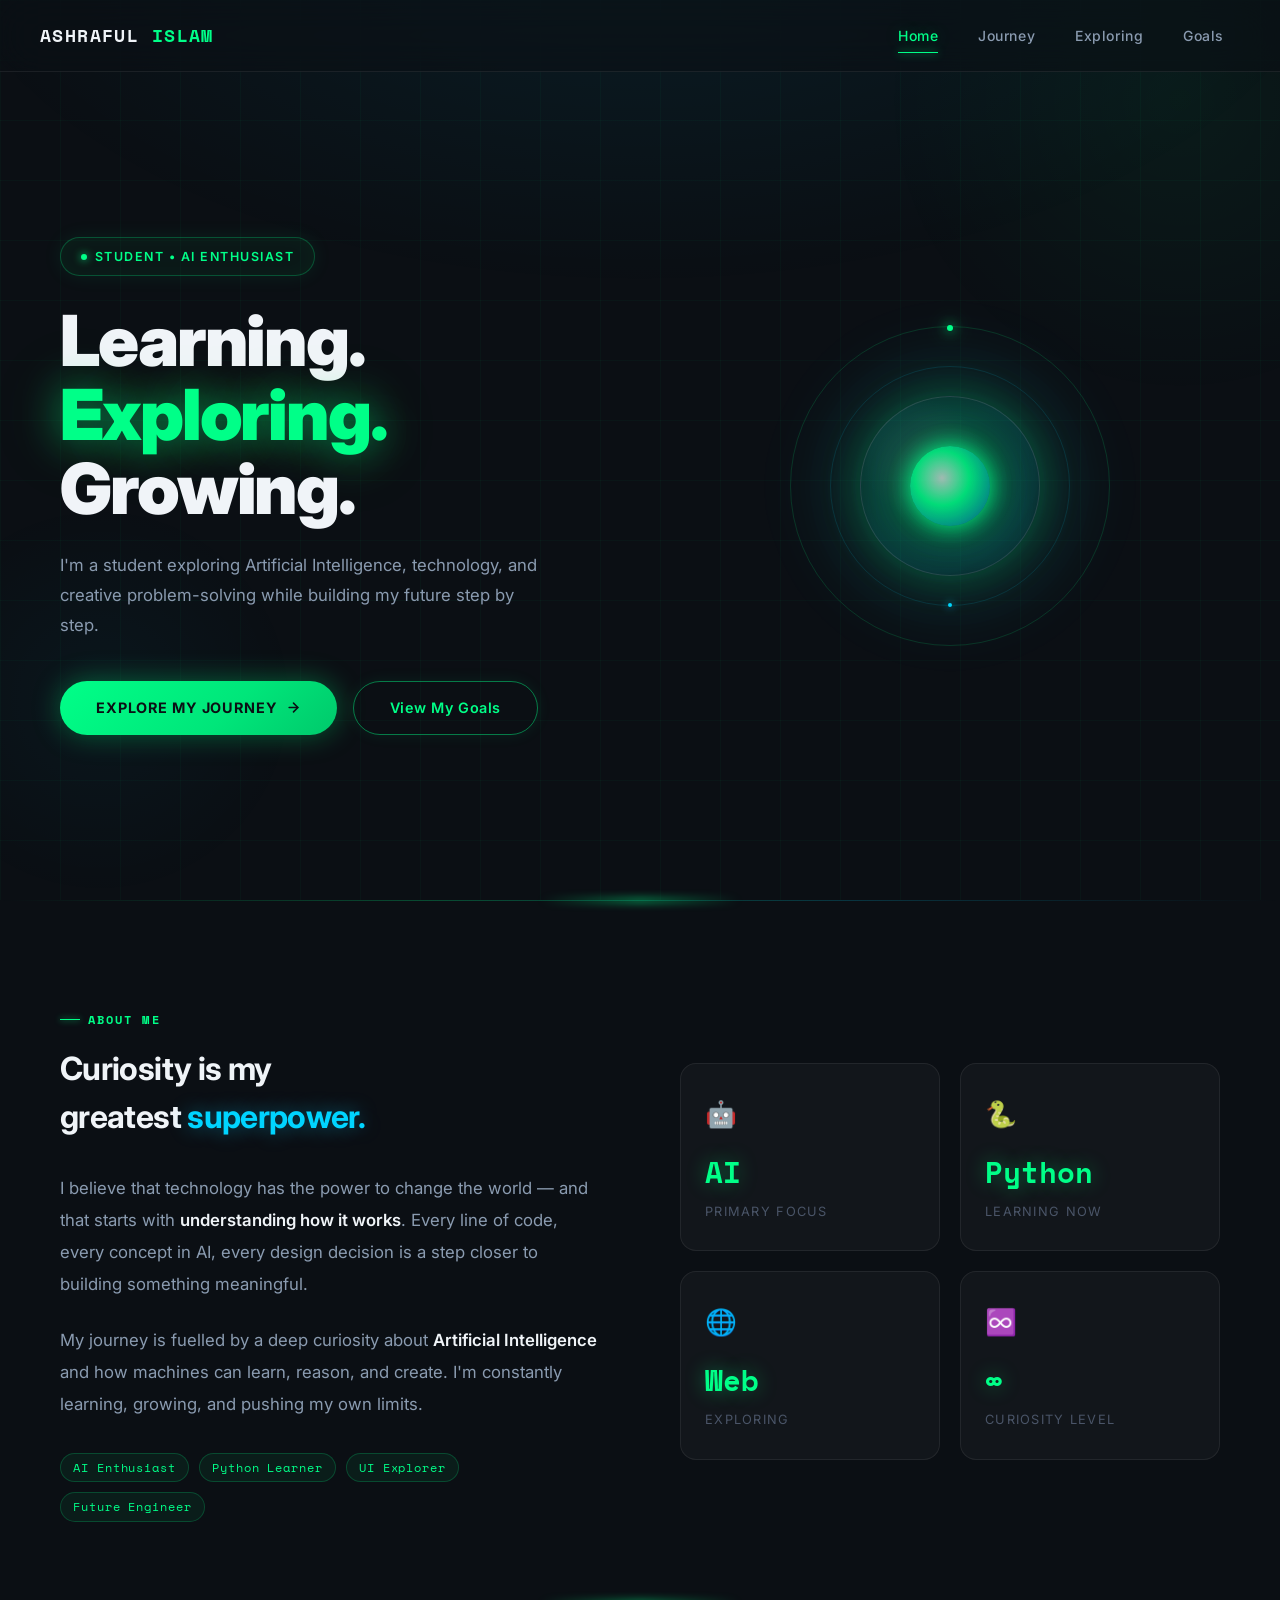
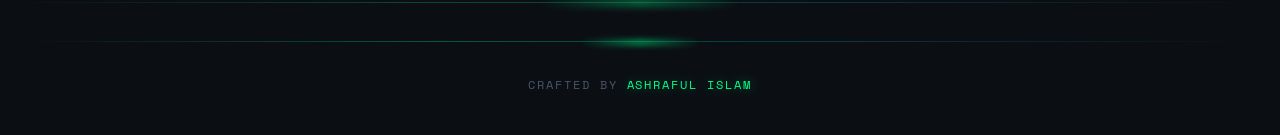
<file: index.html>
<!DOCTYPE html>
<html lang="en">
<head>
  <meta charset="UTF-8" />
  <meta name="viewport" content="width=device-width, initial-scale=1.0" />
  <title>Ashraful Islam — Home</title>
  <meta name="description" content="Student exploring Artificial Intelligence, technology, and creative problem-solving." />
  <link rel="stylesheet" href="style.css" />
  <style>
    /* ===== HOME-SPECIFIC STYLES ===== */

    /* ambient ambient glow blobs */
    .ambient-blob-1 {
      position: fixed;
      width: 600px;
      height: 600px;
      top: -200px;
      right: -200px;
      background: radial-gradient(circle, rgba(0,255,136,0.05) 0%, transparent 70%);
      pointer-events: none;
      z-index: 0;
      animation: float-blob 8s ease-in-out infinite;
    }

    .ambient-blob-2 {
      position: fixed;
      width: 400px;
      height: 400px;
      bottom: 0;
      left: -100px;
      background: radial-gradient(circle, rgba(0,212,255,0.04) 0%, transparent 70%);
      pointer-events: none;
      z-index: 0;
      animation: float-blob 12s ease-in-out infinite reverse;
    }

    @keyframes float-blob {
      0%, 100% { transform: translate(0, 0); }
      50% { transform: translate(20px, 30px); }
    }

    /* ===== INTRO SECTION ===== */
    .intro-section {
      padding: 100px 0 80px;
    }

    .intro-quote {
      font-size: clamp(1.4rem, 2.5vw, 2rem);
      font-weight: 700;
      line-height: 1.5;
      letter-spacing: -0.02em;
      color: var(--text-primary);
      margin-bottom: 32px;
    }

    .intro-quote .highlight {
      color: var(--cyan);
      text-shadow: 0 0 20px rgba(0,212,255,0.4);
    }

    /* ===== PILL BUTTONS ===== */
    .btn-pill {
      border-radius: 999px !important;
      padding: 14px 36px !important;
      font-size: 0.9rem;
      transition: transform 0.3s cubic-bezier(0.23,1,0.32,1),
                  box-shadow 0.3s cubic-bezier(0.23,1,0.32,1),
                  background 0.3s ease,
                  border-color 0.3s ease !important;
    }

    a.btn-primary.btn-pill {
      background: linear-gradient(135deg, #00FF88 0%, #00e67a 60%, #00c96b 100%);
      color: #0B0F14;
      border: none;
      box-shadow: 0 0 28px rgba(0,255,136,0.35), 0 4px 16px rgba(0,0,0,0.25);
    }

    a.btn-primary.btn-pill:hover {
      transform: translateY(-3px) scale(1.04);
      box-shadow: 0 0 50px rgba(0,255,136,0.55), 0 8px 28px rgba(0,0,0,0.3);
    }

    a.btn-outline.btn-pill {
      background: transparent;
      border: 1.5px solid rgba(0,255,136,0.45);
      color: var(--neon-green);
      box-shadow: 0 0 16px rgba(0,255,136,0.08), inset 0 0 0 0 rgba(0,255,136,0);
      position: relative;
      overflow: hidden;
    }

    a.btn-outline.btn-pill::before {
      content: '';
      position: absolute;
      inset: 0;
      border-radius: 999px;
      background: linear-gradient(135deg, rgba(0,255,136,0.12), rgba(0,212,255,0.08));
      opacity: 0;
      transition: opacity 0.3s ease;
    }

    a.btn-outline.btn-pill:hover {
      transform: translateY(-3px) scale(1.04);
      border-color: rgba(0,255,136,0.75);
      color: #fff;
      box-shadow: 0 0 32px rgba(0,255,136,0.2), 0 6px 20px rgba(0,0,0,0.2);
    }

    a.btn-outline.btn-pill:hover::before {
      opacity: 1;
    }

    /* Featured tags */
    .tag-row {
      display: flex;
      gap: 10px;
      flex-wrap: wrap;
      margin-top: 32px;
    }
  </style>
</head>
<body>

  <!-- Ambient glow -->
  <div class="ambient-blob-1"></div>
  <div class="ambient-blob-2"></div>

  <!-- ===== NAVIGATION ===== -->
  <nav class="nav">
    <div class="nav-inner">
      <a href="index.html" class="nav-logo">Ashraful <span>Islam</span></a>
      <button class="nav-toggle" aria-label="Toggle navigation">
        <span></span><span></span><span></span>
      </button>
      <ul class="nav-links">
        <li><a href="index.html" class="active">Home</a></li>
        <li><a href="journey.html">Journey</a></li>
        <li><a href="exploring.html">Exploring</a></li>
        <li><a href="goals.html">Goals</a></li>
      </ul>
    </div>
  </nav>

  <!-- ===== HERO SECTION ===== -->
  <section class="hero">
    <div class="hero-inner">

      <!-- LEFT: text -->
      <div class="hero-text">
        <div class="hero-badge">
          Student &bull; AI Enthusiast
        </div>

        <h1 class="hero-headline">
          <span class="line">Learning.</span>
          <span class="line"><span class="glow-text">Exploring.</span></span>
          <span class="line">Growing.</span>
        </h1>

        <p class="hero-subtitle">
          I'm a student exploring Artificial Intelligence, technology, and creative problem-solving while building my future step by step.
        </p>

        <div class="hero-cta">
          <a href="journey.html" class="btn-primary btn-pill">
            Explore My Journey
            <svg width="15" height="15" viewBox="0 0 24 24" fill="none" stroke="currentColor" stroke-width="2.5" stroke-linecap="round" stroke-linejoin="round"><path d="M5 12h14"/><path d="m12 5 7 7-7 7"/></svg>
          </a>
          <a href="goals.html" class="btn-outline btn-pill">
            View My Goals
          </a>
        </div>
      </div>

      <!-- RIGHT: Orb -->
      <div class="hero-orb-wrap">
        <div class="orb-scene">
          <div class="orb-glow-bg"></div>
          <div class="orb-outer-ring"></div>
          <div class="orb-mid-ring"></div>
          <div class="orb-glass"></div>
          <div class="orb-core"></div>
          <div class="orb-particles"></div>
        </div>
      </div>

    </div>

  </section>

  <!-- Divider -->
  <div class="glow-divider"></div>

  <!-- ===== INTRO / ABOUT SECTION ===== -->
  <section class="intro-section">
    <div class="container">
      <div class="intro-grid">

        <!-- Left: text -->
        <div class="intro-text reveal">
          <div class="section-label">About Me</div>
          <h2 class="intro-quote">
            Curiosity is my<br/>
            greatest <span class="highlight">superpower.</span>
          </h2>
          <p>
            I believe that technology has the power to change the world — and that starts with <strong>understanding how it works</strong>. Every line of code, every concept in AI, every design decision is a step closer to building something meaningful.
          </p>
          <p>
            My journey is fuelled by a deep curiosity about <strong>Artificial Intelligence</strong> and how machines can learn, reason, and create. I'm constantly learning, growing, and pushing my own limits.
          </p>

          <div class="tag-row">
            <span class="neon-tag">AI Enthusiast</span>
            <span class="neon-tag">Python Learner</span>
            <span class="neon-tag">UI Explorer</span>
            <span class="neon-tag">Future Engineer</span>
          </div>
        </div>

        <!-- Right: stat cards -->
        <div class="intro-stats stagger reveal" style="transition-delay: 0.15s;">
          <div class="stat-card">
            <div class="stat-icon">🤖</div>
            <div class="stat-value">AI</div>
            <div class="stat-label">Primary Focus</div>
          </div>
          <div class="stat-card">
            <div class="stat-icon">🐍</div>
            <div class="stat-value">Python</div>
            <div class="stat-label">Learning Now</div>
          </div>
          <div class="stat-card">
            <div class="stat-icon">🌐</div>
            <div class="stat-value">Web</div>
            <div class="stat-label">Exploring</div>
          </div>
          <div class="stat-card">
            <div class="stat-icon">♾️</div>
            <div class="stat-value">∞</div>
            <div class="stat-label">Curiosity Level</div>
          </div>
        </div>

      </div>
    </div>
  </section>

  <!-- Divider -->
  <div class="glow-divider"></div>

  <!-- ===== FOOTER ===== -->
  <footer>
    <div class="footer-line"></div>
    <p class="footer-text">crafted by <span>ASHRAFUL ISLAM</span></p>
  </footer>

  <script src="script.js"></script>
</body>
</html>
</file>
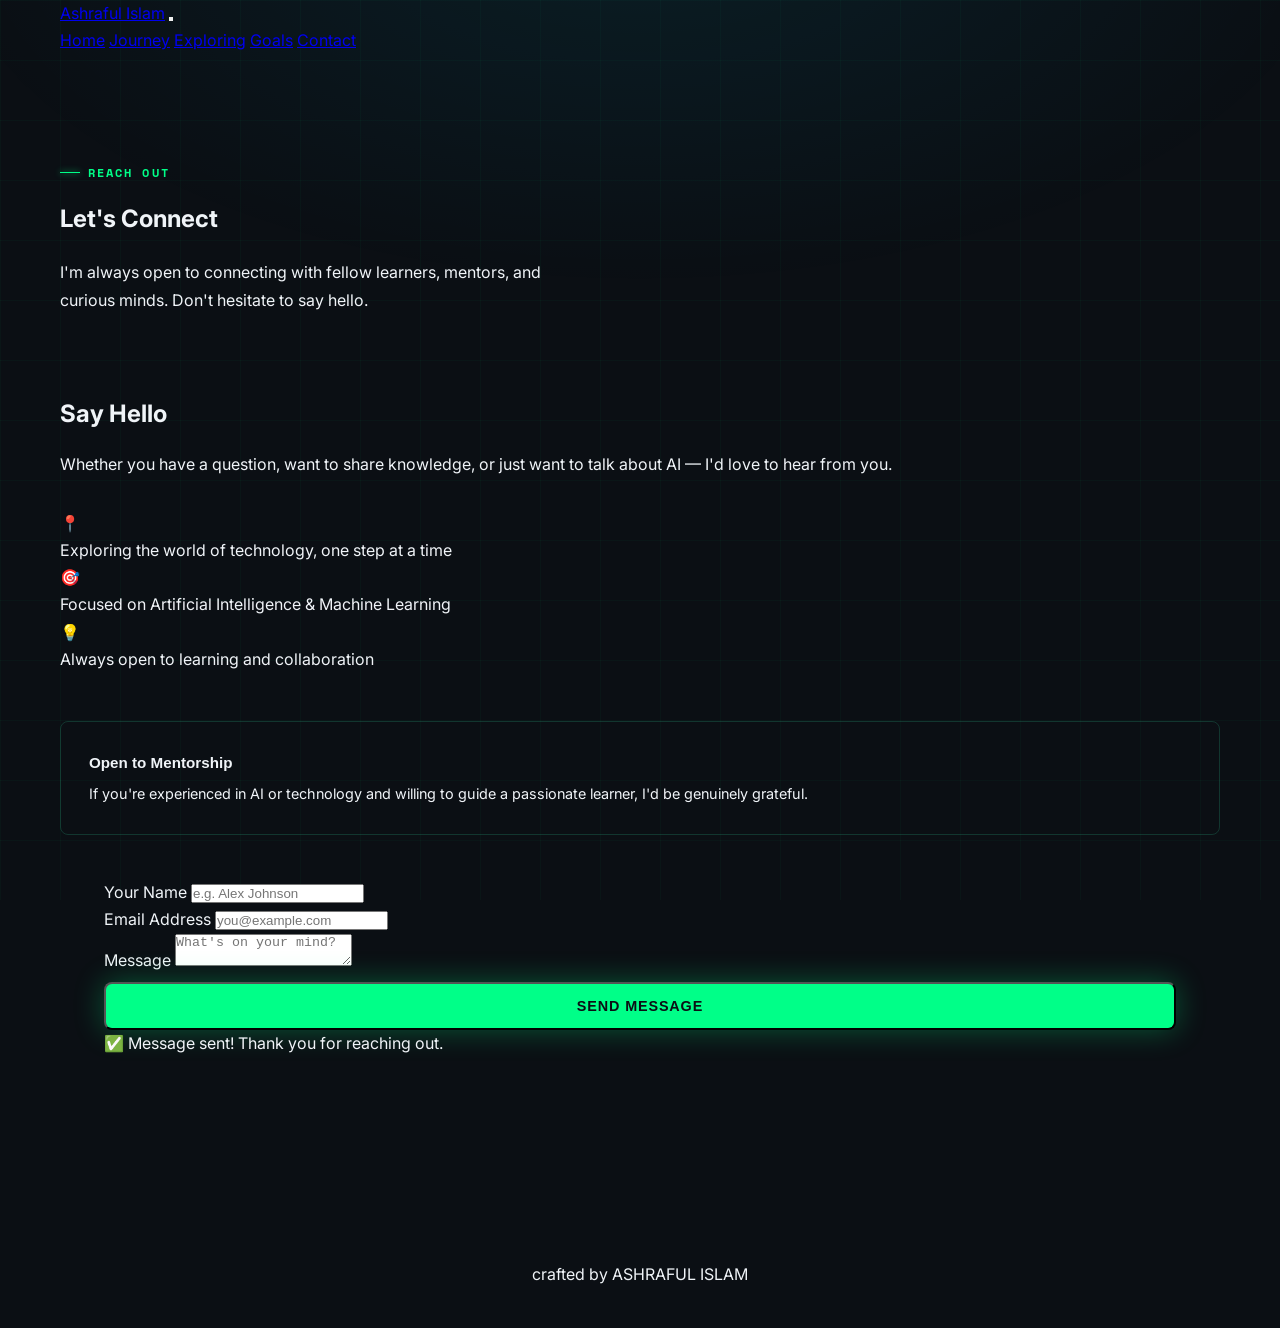
<file: contact.html>
<!DOCTYPE html>
<html lang="en">
<head>
  <meta charset="UTF-8" />
  <meta name="viewport" content="width=device-width, initial-scale=1.0" />
  <title>Ashraful Islam — Contact</title>
  <link rel="stylesheet" href="style.css" />
</head>
<body>

  <!-- HEADER -->
  <header>
    <div class="container">
      <a href="index.html" class="logo">Ashraful Islam</a>
      <button class="hamburger" aria-label="Toggle menu">
        <span></span><span></span><span></span>
      </button>
      <nav>
        <a href="index.html">Home</a>
        <a href="journey.html">Journey</a>
        <a href="exploring.html">Exploring</a>
        <a href="goals.html">Goals</a>
        <a href="contact.html" class="active">Contact</a>
      </nav>
    </div>
  </header>

  <main>

    <!-- PAGE HERO -->
    <section style="padding: 100px 0 60px;">
      <div class="container">
        <div class="fade-in">
          <span class="section-label">Reach Out</span>
        </div>
        <h1 class="fade-up delay-1" style="margin-bottom: 20px;">
          Let's <span class="gradient-text">Connect</span>
        </h1>
        <p class="fade-up delay-2" style="max-width: 500px;">
          I'm always open to connecting with fellow learners, mentors, and curious minds. Don't hesitate to say hello.
        </p>
        <div class="divider fade-up delay-3"></div>
      </div>
    </section>

    <!-- CONTACT CONTENT -->
    <section style="padding: 20px 0 120px;">
      <div class="container">
        <div class="contact-wrapper">

          <!-- LEFT: Info -->
          <div class="fade-up delay-1">
            <h2 style="margin-bottom: 16px;">Say Hello</h2>
            <p style="margin-bottom: 32px;">
              Whether you have a question, want to share knowledge, or just want to talk about AI — I'd love to hear from you.
            </p>

            <div class="contact-detail">
              <div class="contact-detail-icon">📍</div>
              <span>Exploring the world of technology, one step at a time</span>
            </div>
            <div class="contact-detail">
              <div class="contact-detail-icon">🎯</div>
              <span>Focused on Artificial Intelligence &amp; Machine Learning</span>
            </div>
            <div class="contact-detail">
              <div class="contact-detail-icon">💡</div>
              <span>Always open to learning and collaboration</span>
            </div>

            <div style="margin-top: 48px; padding: 28px 28px; background: var(--green-dim); border: 1px solid rgba(52,211,153,0.2); border-radius: var(--radius-sm);">
              <p style="font-family: 'Syne', sans-serif; font-size: 0.95rem; font-weight: 600; color: var(--green); margin-bottom: 6px;">
                Open to Mentorship
              </p>
              <p style="font-size: 0.9rem;">
                If you're experienced in AI or technology and willing to guide a passionate learner, I'd be genuinely grateful.
              </p>
            </div>
          </div>

          <!-- RIGHT: Form -->
          <div class="glass-card fade-up delay-2" style="padding: 44px;">
            <form id="contactForm" novalidate>

              <div class="form-group">
                <label for="name">Your Name</label>
                <input type="text" id="name" name="name" placeholder="e.g. Alex Johnson" required />
              </div>

              <div class="form-group">
                <label for="email">Email Address</label>
                <input type="email" id="email" name="email" placeholder="you@example.com" required />
              </div>

              <div class="form-group">
                <label for="message">Message</label>
                <textarea id="message" name="message" placeholder="What's on your mind?" required></textarea>
              </div>

              <button type="submit" class="btn btn-primary" style="width: 100%; justify-content: center; margin-top: 8px;">
                Send Message
              </button>

              <div class="success-msg" id="successMsg">
                ✅ Message sent! Thank you for reaching out.
              </div>

            </form>
          </div>

        </div>
      </div>
    </section>

  </main>

  <!-- FOOTER -->
  <footer>
    <div class="container">
      <p>crafted by <span>ASHRAFUL ISLAM</span></p>
    </div>
  </footer>

  <script src="script.js"></script>
</body>
</html>
</file>
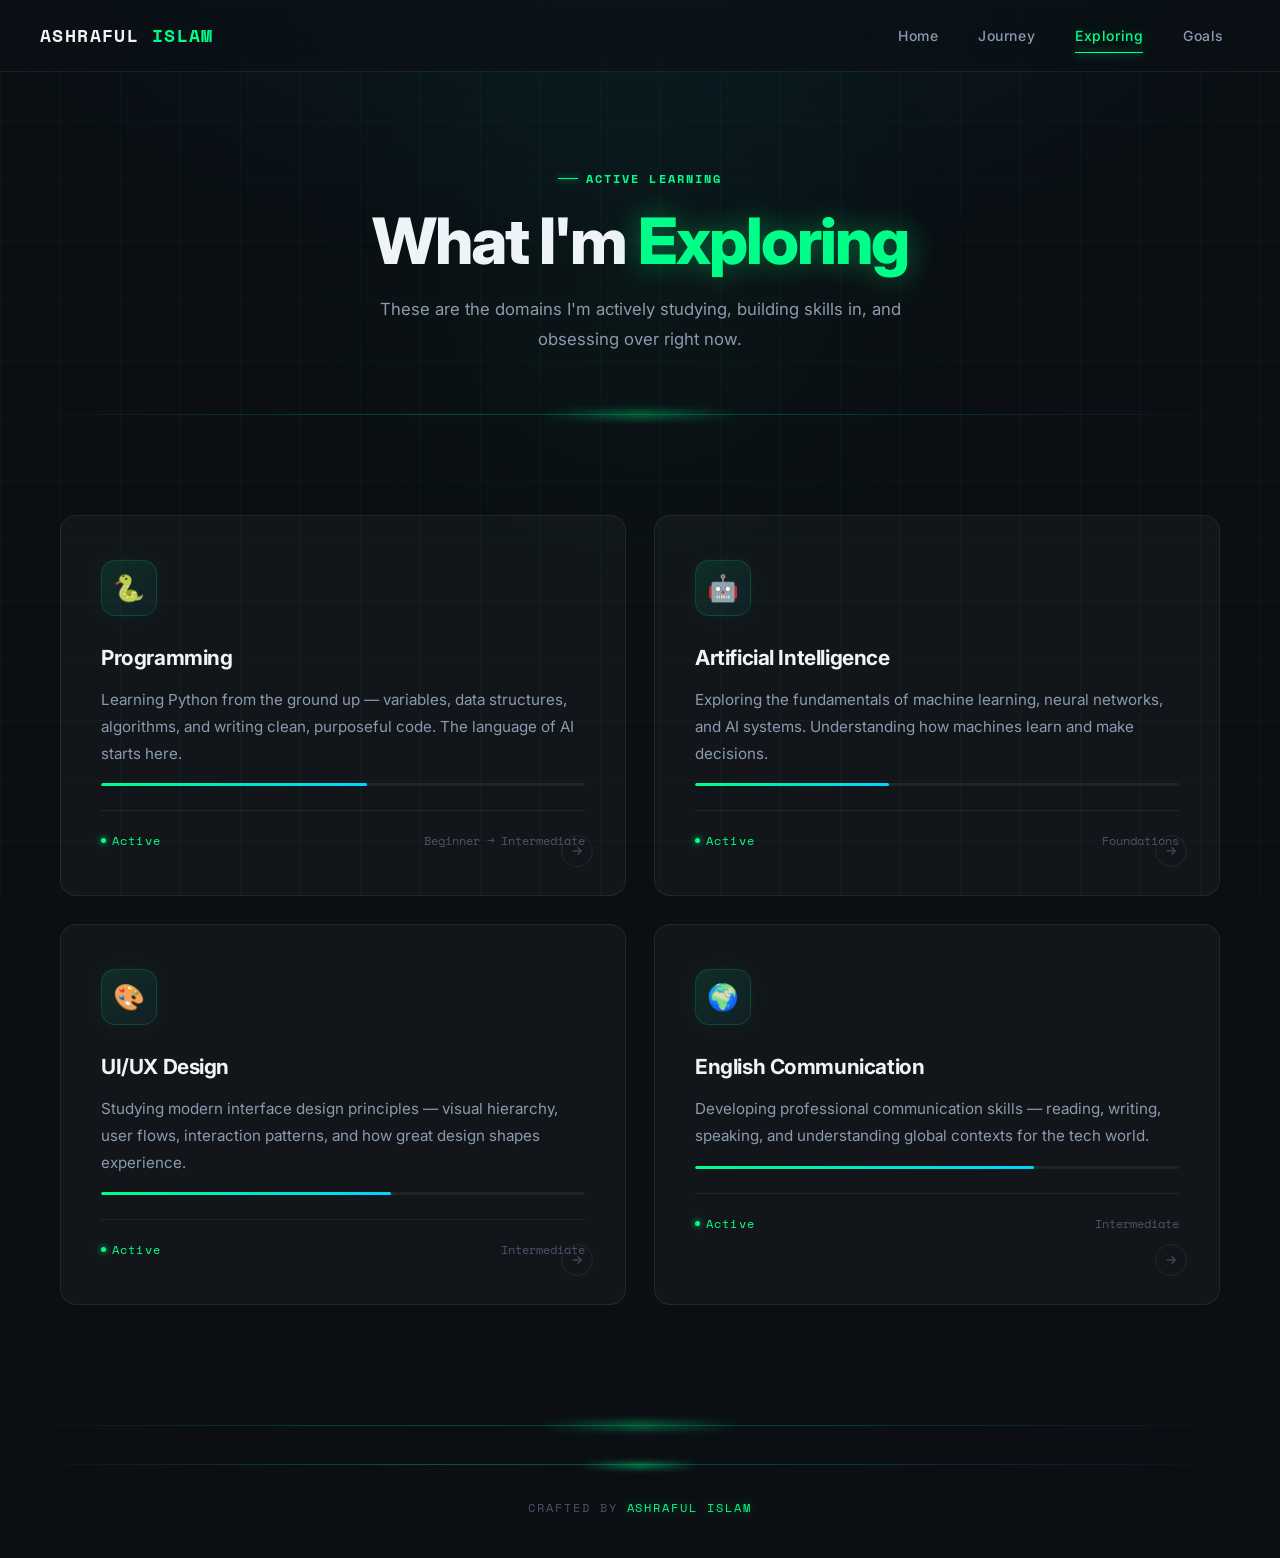
<file: exploring.html>
<!DOCTYPE html>
<html lang="en">
<head>
  <meta charset="UTF-8" />
  <meta name="viewport" content="width=device-width, initial-scale=1.0" />
  <title>Ashraful Islam — Exploring</title>
  <meta name="description" content="Areas I'm currently exploring and studying." />
  <link rel="stylesheet" href="style.css" />
  <style>
    /* Exploring page specific */
    .exploring-header {
      padding: 160px 20px 60px;
      text-align: center;
    }

    .exploring-header-inner {
      max-width: 700px;
      margin: auto;
    }

    .exploring-header .section-label {
      justify-content: center;
    }

    .cards-section {
      padding: 40px 0 120px;
    }

    /* Extended card content */
    .card-meta {
      display: flex;
      align-items: center;
      justify-content: space-between;
      margin-top: 24px;
      padding-top: 20px;
      border-top: 1px solid var(--glass-border);
    }

    .card-status {
      font-size: 0.72rem;
      font-family: var(--font-mono);
      letter-spacing: 0.1em;
      color: var(--neon-green);
      display: flex;
      align-items: center;
      gap: 6px;
    }

    .card-status::before {
      content: '';
      width: 5px;
      height: 5px;
      background: var(--neon-green);
      border-radius: 50%;
      box-shadow: 0 0 6px var(--neon-green);
      animation: pulse 2s infinite;
    }

    .card-level {
      font-size: 0.72rem;
      color: var(--text-muted);
      font-family: var(--font-mono);
    }

    /* Progress bar */
    .card-progress {
      margin-top: 16px;
      height: 3px;
      background: rgba(255,255,255,0.05);
      border-radius: 100px;
      overflow: hidden;
    }

    .card-progress-fill {
      height: 100%;
      background: linear-gradient(90deg, var(--neon-green), var(--cyan));
      border-radius: 100px;
      transform: scaleX(0);
      transform-origin: left;
      transition: transform 1s cubic-bezier(0.23,1,0.32,1) 0.3s;
      box-shadow: 0 0 8px rgba(0,255,136,0.5);
    }

    .tilt-card.in-view .card-progress-fill {
      transform: scaleX(1);
    }

    /* Featured card (spans 2 cols) */
    .card-featured {
      grid-column: span 2;
    }

    @media (max-width: 768px) {
      .card-featured { grid-column: span 1; }
    }

    /* Ambient */
    .explore-ambient {
      position: fixed;
      width: 700px;
      height: 700px;
      top: 30%;
      left: 50%;
      transform: translate(-50%, -50%);
      background: radial-gradient(circle, rgba(0,255,136,0.03) 0%, transparent 70%);
      pointer-events: none;
      z-index: 0;
    }
  </style>
</head>
<body>

  <div class="explore-ambient"></div>

  <!-- ===== NAVIGATION ===== -->
  <nav class="nav">
    <div class="nav-inner">
      <a href="index.html" class="nav-logo">Ashraful <span>Islam</span></a>
      <button class="nav-toggle" aria-label="Toggle navigation">
        <span></span><span></span><span></span>
      </button>
      <ul class="nav-links">
        <li><a href="index.html">Home</a></li>
        <li><a href="journey.html">Journey</a></li>
        <li><a href="exploring.html" class="active">Exploring</a></li>
        <li><a href="goals.html">Goals</a></li>
      </ul>
    </div>
  </nav>

  <!-- ===== PAGE HEADER ===== -->
  <div class="exploring-header">
    <div class="exploring-header-inner">
      <div class="section-label reveal">Active Learning</div>
      <h1 class="section-title reveal" style="transition-delay:0.1s; font-size: clamp(2.5rem,5vw,4rem);">
        What I'm <span class="accent">Exploring</span>
      </h1>
      <p class="section-subtitle reveal" style="transition-delay:0.2s; margin:auto; text-align:center;">
        These are the domains I'm actively studying, building skills in, and obsessing over right now.
      </p>
    </div>
  </div>

  <div class="glow-divider" style="position:relative;z-index:1;"></div>

  <!-- ===== CARDS GRID ===== -->
  <section class="cards-section">
    <div class="container">
      <div class="cards-grid">

        <!-- Card 1: Programming -->
        <div class="tilt-card">
          <div class="card-icon-wrap">🐍</div>
          <h3>Programming</h3>
          <p>
            Learning Python from the ground up — variables, data structures, algorithms, and writing clean, purposeful code. The language of AI starts here.
          </p>
          <div class="card-progress">
            <div class="card-progress-fill" style="--fill: 55%; width: 55%;"></div>
          </div>
          <div class="card-meta">
            <span class="card-status">Active</span>
            <span class="card-level">Beginner → Intermediate</span>
          </div>
          <div class="card-arrow">→</div>
        </div>

        <!-- Card 2: AI -->
        <div class="tilt-card">
          <div class="card-icon-wrap">🤖</div>
          <h3>Artificial Intelligence</h3>
          <p>
            Exploring the fundamentals of machine learning, neural networks, and AI systems. Understanding how machines learn and make decisions.
          </p>
          <div class="card-progress">
            <div class="card-progress-fill" style="width: 40%;"></div>
          </div>
          <div class="card-meta">
            <span class="card-status">Active</span>
            <span class="card-level">Foundations</span>
          </div>
          <div class="card-arrow">→</div>
        </div>

        <!-- Card 3: UI/UX -->
        <div class="tilt-card">
          <div class="card-icon-wrap">🎨</div>
          <h3>UI/UX Design</h3>
          <p>
            Studying modern interface design principles — visual hierarchy, user flows, interaction patterns, and how great design shapes experience.
          </p>
          <div class="card-progress">
            <div class="card-progress-fill" style="width: 60%;"></div>
          </div>
          <div class="card-meta">
            <span class="card-status">Active</span>
            <span class="card-level">Intermediate</span>
          </div>
          <div class="card-arrow">→</div>
        </div>

        <!-- Card 4: English -->
        <div class="tilt-card">
          <div class="card-icon-wrap">🌍</div>
          <h3>English Communication</h3>
          <p>
            Developing professional communication skills — reading, writing, speaking, and understanding global contexts for the tech world.
          </p>
          <div class="card-progress">
            <div class="card-progress-fill" style="width: 70%;"></div>
          </div>
          <div class="card-meta">
            <span class="card-status">Active</span>
            <span class="card-level">Intermediate</span>
          </div>
          <div class="card-arrow">→</div>
        </div>

      </div>
    </div>
  </section>

  <div class="glow-divider" style="position:relative;z-index:1;"></div>

  <!-- ===== FOOTER ===== -->
  <footer>
    <div class="footer-line"></div>
    <p class="footer-text">crafted by <span>ASHRAFUL ISLAM</span></p>
  </footer>

  <script src="script.js"></script>
  <script>
    // Animate progress bars when cards come into view
    document.addEventListener('DOMContentLoaded', () => {
      const observer = new IntersectionObserver((entries) => {
        entries.forEach(entry => {
          if (entry.isIntersecting) {
            entry.target.classList.add('in-view');
          }
        });
      }, { threshold: 0.3 });

      document.querySelectorAll('.tilt-card').forEach(card => observer.observe(card));
    });
  </script>
</body>
</html>
</file>
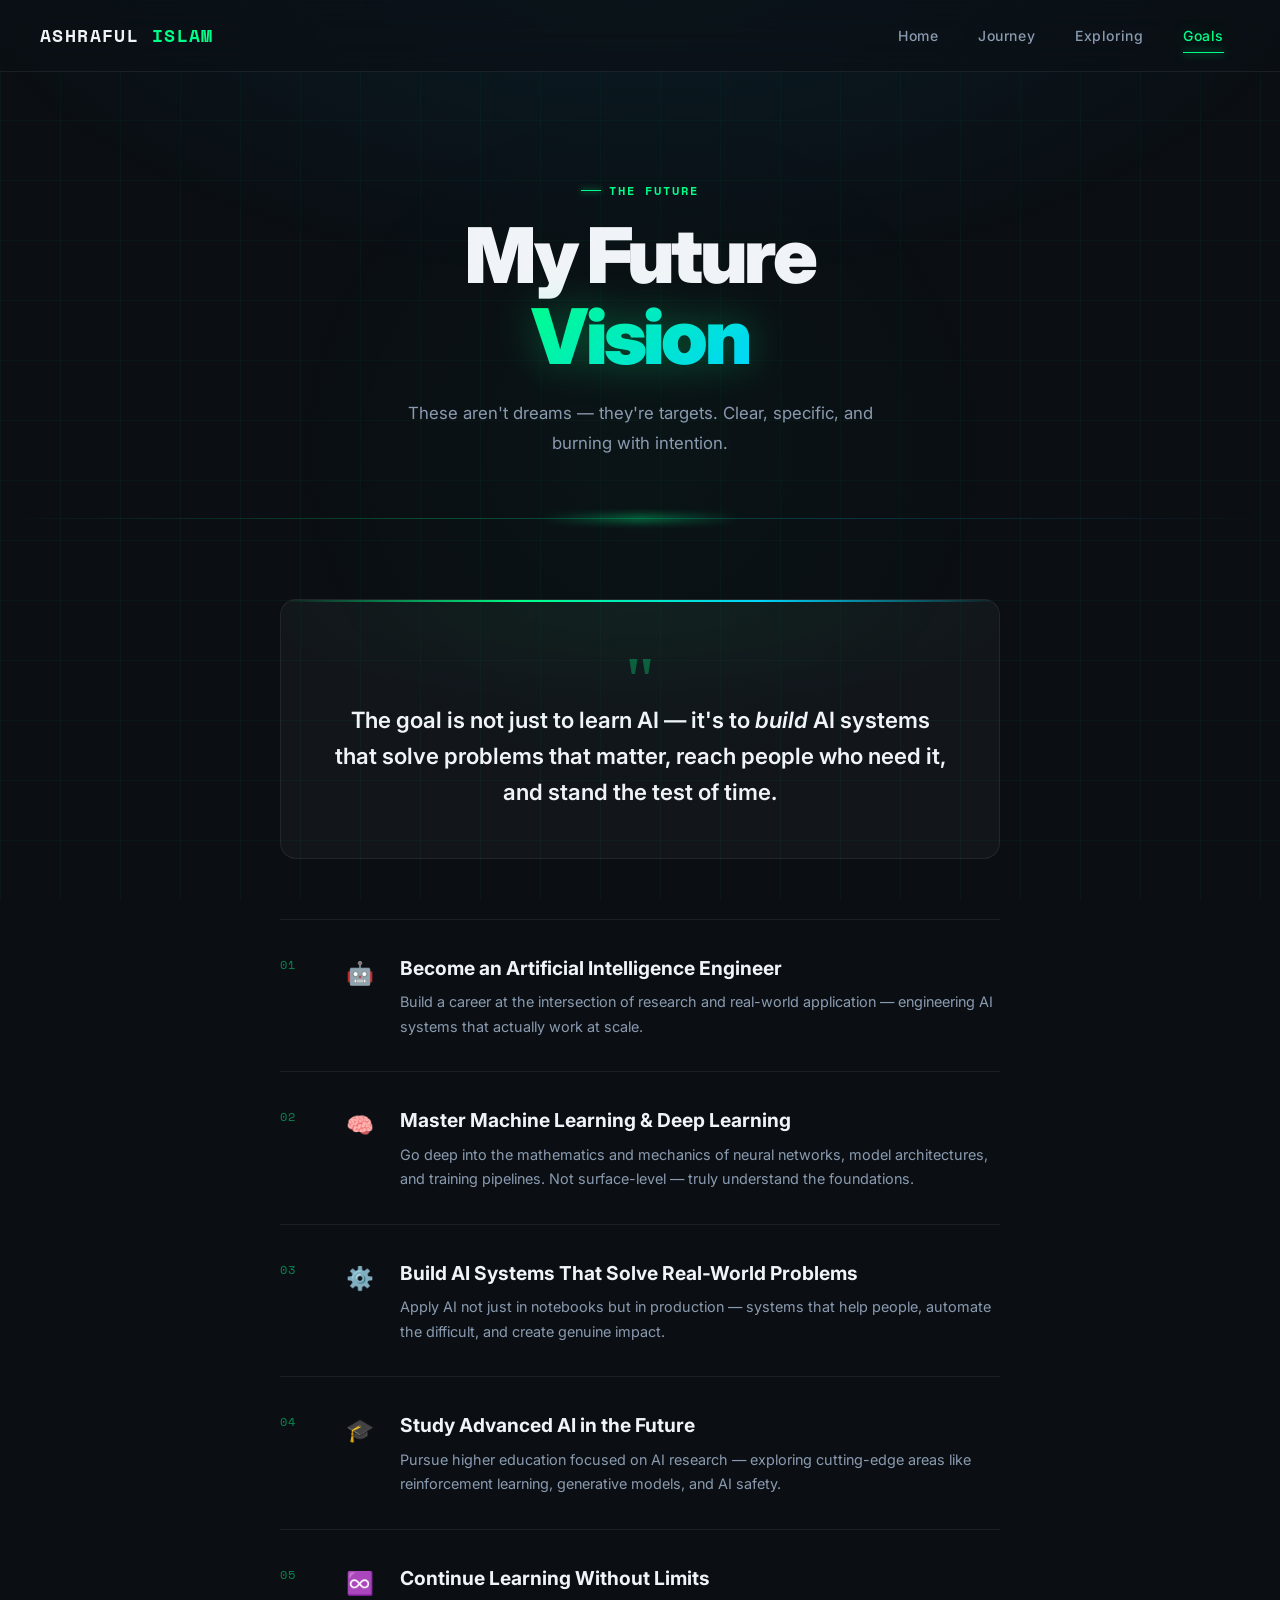
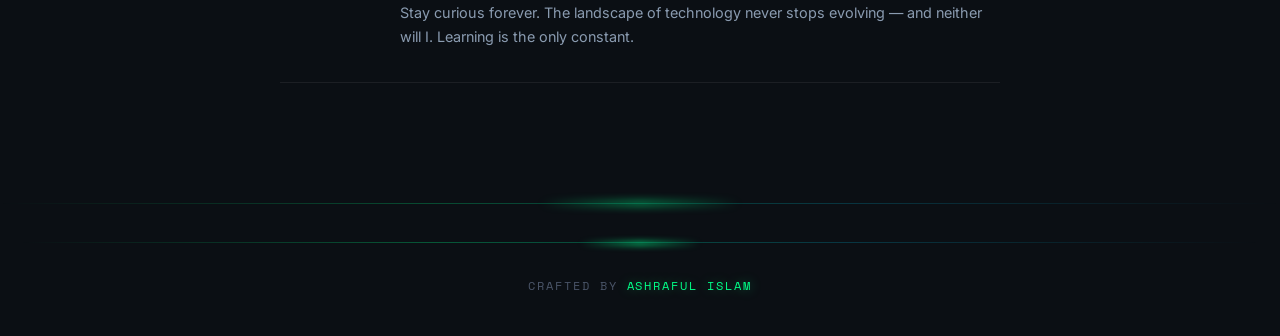
<file: goals.html>
<!DOCTYPE html>
<html lang="en">
<head>
  <meta charset="UTF-8" />
  <meta name="viewport" content="width=device-width, initial-scale=1.0" />
  <title>Ashraful Islam — Goals</title>
  <meta name="description" content="My future vision and goals as an aspiring AI engineer." />
  <link rel="stylesheet" href="style.css" />
  <style>
    /* Goals page specific */
    .goals-page-wrap {
      min-height: 100vh;
      padding-top: 72px;
      position: relative;
      z-index: 1;
      display: flex;
      flex-direction: column;
    }

    .goals-hero {
      padding: 100px 20px 0;
      text-align: center;
    }

    .goals-hero-inner {
      max-width: 700px;
      margin: auto;
    }

    .goals-hero .section-label {
      justify-content: center;
    }

    .goals-hero h1 {
      font-size: clamp(3rem, 6vw, 5rem);
      font-weight: 900;
      letter-spacing: -0.04em;
      line-height: 1.05;
      margin-bottom: 20px;
    }

    .goals-hero h1 .word-vision {
      background: linear-gradient(135deg, var(--neon-green), var(--cyan));
      -webkit-background-clip: text;
      -webkit-text-fill-color: transparent;
      background-clip: text;
      filter: drop-shadow(0 0 20px rgba(0,255,136,0.3));
    }

    .goals-hero p {
      color: var(--text-secondary);
      font-size: 1.05rem;
      max-width: 520px;
      margin: auto;
      line-height: 1.8;
    }

    /* Goals list area */
    .goals-list-section {
      padding: 80px 0 120px;
      flex: 1;
    }

    .goals-list-inner {
      max-width: 760px;
      margin: auto;
      padding: 0 20px;
    }

    /* Big number */
    .goal-number {
      font-family: var(--font-mono);
      font-size: 0.75rem;
      color: var(--neon-green);
      opacity: 0.5;
      min-width: 40px;
      padding-top: 3px;
      letter-spacing: 0.1em;
    }

    .goal-icon {
      font-size: 1.4rem;
      min-width: 32px;
      text-align: center;
    }

    /* Vision statement block */
    .vision-block {
      background: var(--glass);
      border: 1px solid var(--glass-border);
      border-radius: var(--radius);
      padding: 48px;
      text-align: center;
      margin-bottom: 60px;
      position: relative;
      overflow: hidden;
    }

    .vision-block::before {
      content: '';
      position: absolute;
      top: 0;
      left: 0;
      right: 0;
      height: 2px;
      background: linear-gradient(90deg, transparent, var(--neon-green), var(--cyan), transparent);
    }

    .vision-block::after {
      content: '';
      position: absolute;
      inset: 0;
      background: radial-gradient(ellipse 80% 60% at 50% 0%, rgba(0,255,136,0.04) 0%, transparent 70%);
      pointer-events: none;
    }

    .vision-quote {
      font-size: clamp(1.1rem, 2vw, 1.4rem);
      font-weight: 600;
      line-height: 1.6;
      color: var(--text-primary);
      position: relative;
      z-index: 1;
    }

    .vision-quote::before {
      content: '"';
      display: block;
      font-size: 4rem;
      color: var(--neon-green);
      opacity: 0.3;
      font-family: Georgia, serif;
      line-height: 1;
      margin-bottom: -10px;
    }

    /* Spotlight radial for the page */
    .goals-spotlight {
      position: fixed;
      width: 800px;
      height: 800px;
      top: 50%;
      left: 50%;
      transform: translate(-50%, -50%);
      background: radial-gradient(circle, rgba(0,255,136,0.025) 0%, transparent 65%);
      pointer-events: none;
      z-index: 0;
    }
  </style>
</head>
<body>

  <div class="goals-spotlight"></div>

  <!-- ===== NAVIGATION ===== -->
  <nav class="nav">
    <div class="nav-inner">
      <a href="index.html" class="nav-logo">Ashraful <span>Islam</span></a>
      <button class="nav-toggle" aria-label="Toggle navigation">
        <span></span><span></span><span></span>
      </button>
      <ul class="nav-links">
        <li><a href="index.html">Home</a></li>
        <li><a href="journey.html">Journey</a></li>
        <li><a href="exploring.html">Exploring</a></li>
        <li><a href="goals.html" class="active">Goals</a></li>
      </ul>
    </div>
  </nav>

  <div class="goals-page-wrap">

    <!-- Hero -->
    <div class="goals-hero">
      <div class="goals-hero-inner">
        <div class="section-label reveal">The Future</div>
        <h1 class="reveal" style="transition-delay:0.1s;">
          My Future<br/><span class="word-vision">Vision</span>
        </h1>
        <p class="reveal" style="transition-delay:0.2s;">
          These aren't dreams — they're targets. Clear, specific, and burning with intention.
        </p>
      </div>
    </div>

    <!-- Divider -->
    <div class="glow-divider" style="position:relative;z-index:1; margin: 60px 0 0;"></div>

    <!-- Goals list -->
    <section class="goals-list-section">
      <div class="goals-list-inner">

        <!-- Vision block -->
        <div class="vision-block reveal">
          <p class="vision-quote">
            The goal is not just to learn AI — it's to <em>build</em> AI systems that solve problems that matter, reach people who need it, and stand the test of time.
          </p>
        </div>

        <!-- Goals -->
        <div class="goals-list">

          <div class="goal-item">
            <span class="goal-number">01</span>
            <span class="goal-icon">🤖</span>
            <div class="goal-content">
              <h3>Become an Artificial Intelligence Engineer</h3>
              <p>Build a career at the intersection of research and real-world application — engineering AI systems that actually work at scale.</p>
            </div>
          </div>

          <div class="goal-item">
            <span class="goal-number">02</span>
            <span class="goal-icon">🧠</span>
            <div class="goal-content">
              <h3>Master Machine Learning & Deep Learning</h3>
              <p>Go deep into the mathematics and mechanics of neural networks, model architectures, and training pipelines. Not surface-level — truly understand the foundations.</p>
            </div>
          </div>

          <div class="goal-item">
            <span class="goal-number">03</span>
            <span class="goal-icon">⚙️</span>
            <div class="goal-content">
              <h3>Build AI Systems That Solve Real-World Problems</h3>
              <p>Apply AI not just in notebooks but in production — systems that help people, automate the difficult, and create genuine impact.</p>
            </div>
          </div>

          <div class="goal-item">
            <span class="goal-number">04</span>
            <span class="goal-icon">🎓</span>
            <div class="goal-content">
              <h3>Study Advanced AI in the Future</h3>
              <p>Pursue higher education focused on AI research — exploring cutting-edge areas like reinforcement learning, generative models, and AI safety.</p>
            </div>
          </div>

          <div class="goal-item">
            <span class="goal-number">05</span>
            <span class="goal-icon">♾️</span>
            <div class="goal-content">
              <h3>Continue Learning Without Limits</h3>
              <p>Stay curious forever. The landscape of technology never stops evolving — and neither will I. Learning is the only constant.</p>
            </div>
          </div>

        </div>

      </div>
    </section>

  </div>

  <!-- Divider -->
  <div class="glow-divider" style="position:relative;z-index:1;"></div>

  <!-- ===== FOOTER ===== -->
  <footer>
    <div class="footer-line"></div>
    <p class="footer-text">crafted by <span>ASHRAFUL ISLAM</span></p>
  </footer>

  <script src="script.js"></script>
</body>
</html>
</file>
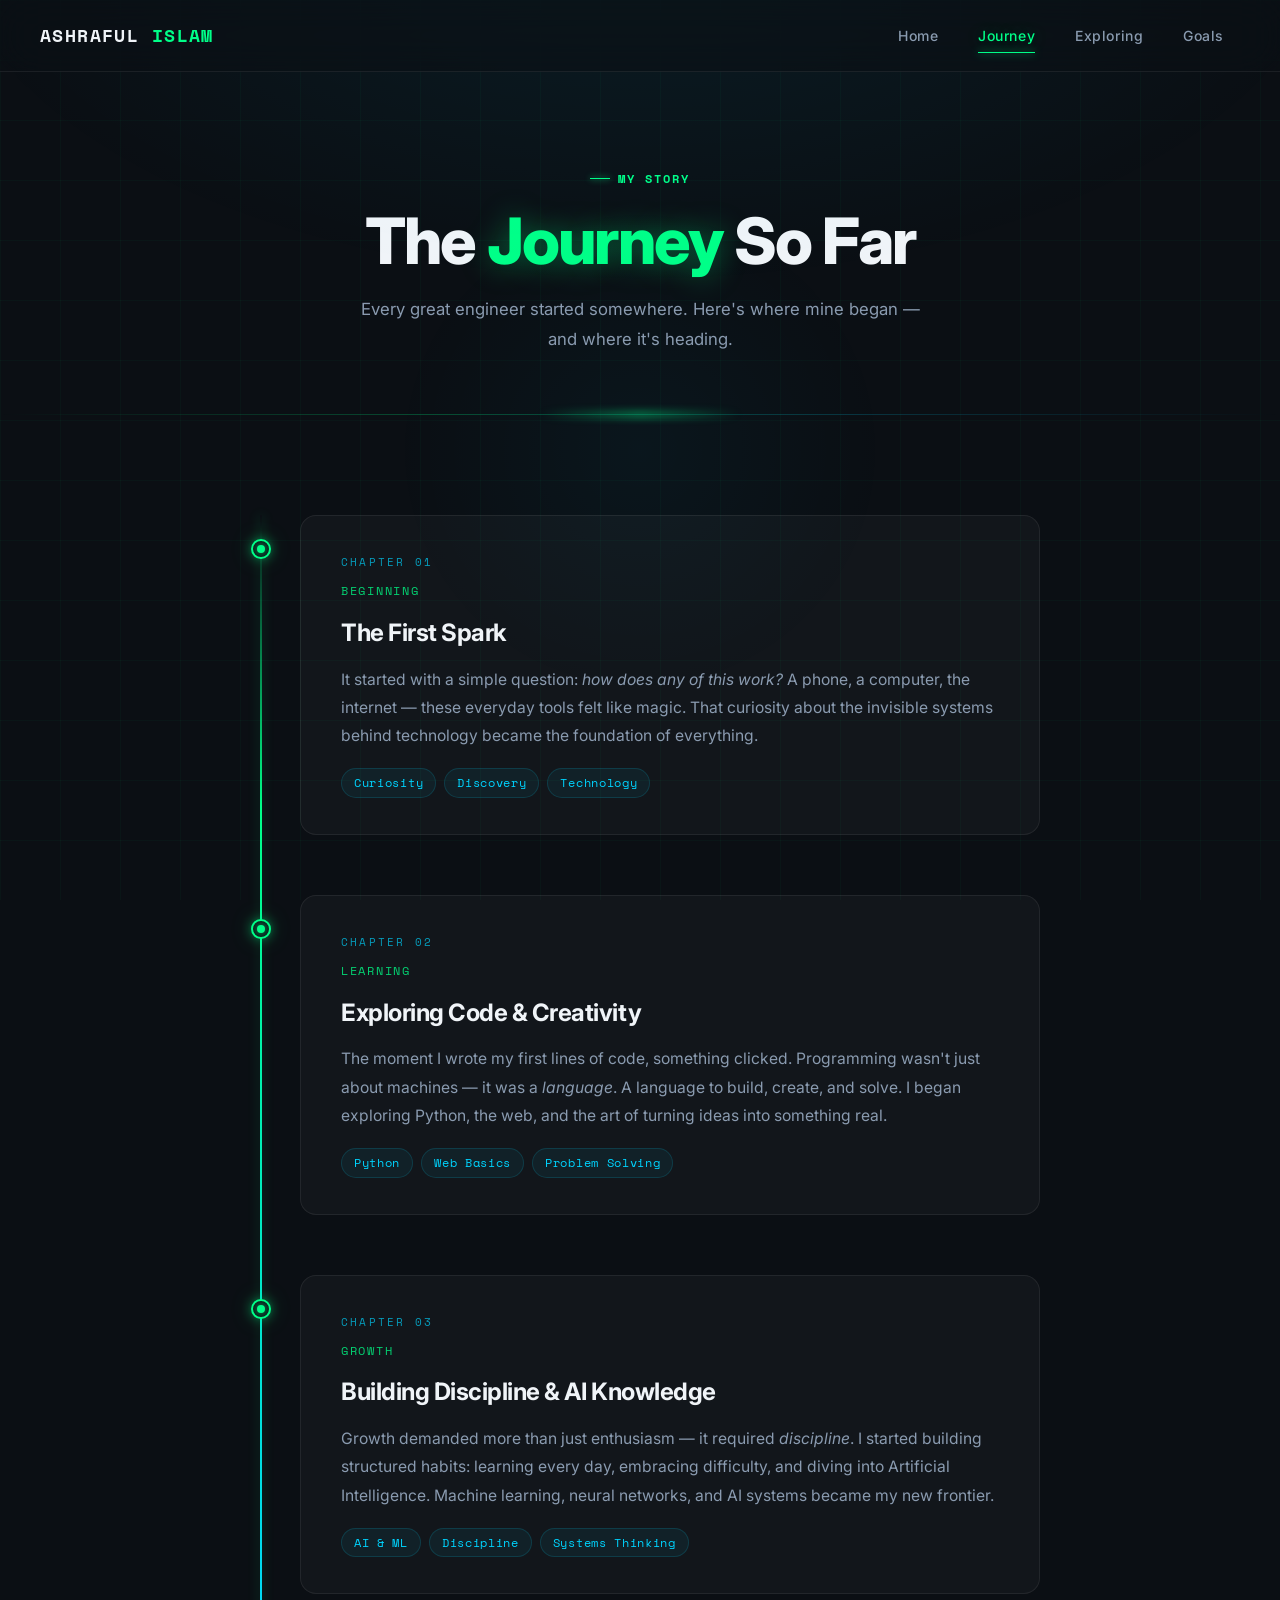
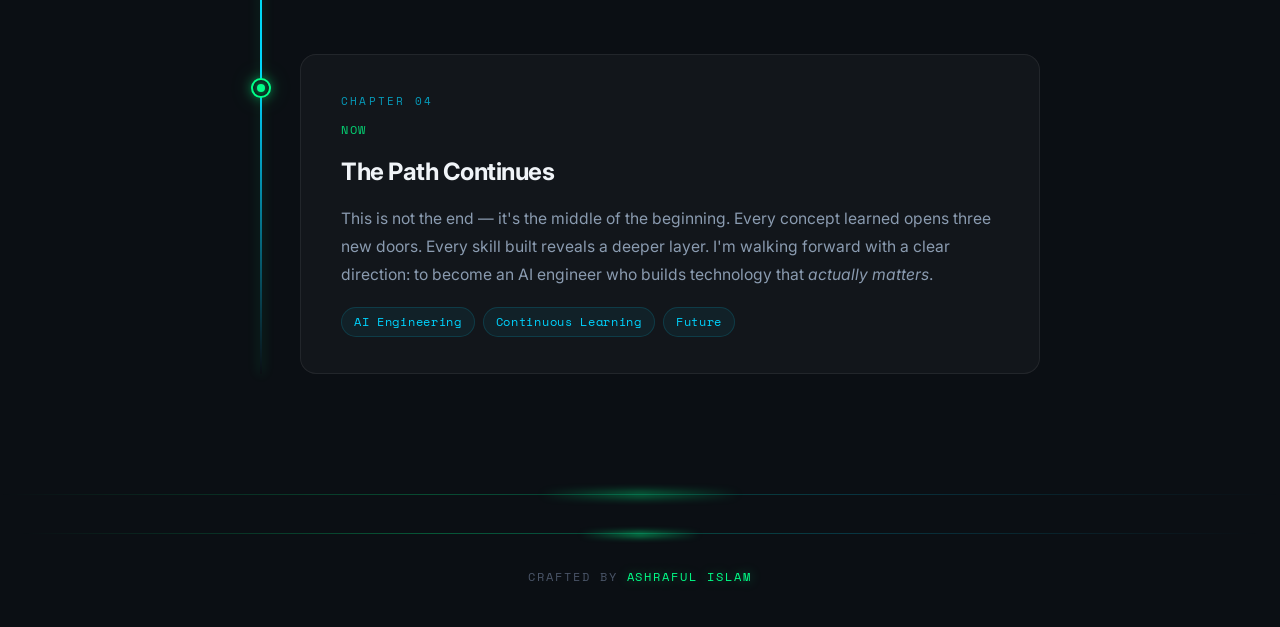
<file: journey.html>
<!DOCTYPE html>
<html lang="en">
<head>
  <meta charset="UTF-8" />
  <meta name="viewport" content="width=device-width, initial-scale=1.0" />
  <title>Ashraful Islam — Journey</title>
  <meta name="description" content="My learning journey through technology, programming and AI." />
  <link rel="stylesheet" href="style.css" />
  <style>
    /* Journey page specific */
    .journey-header {
      padding: 160px 20px 60px;
      text-align: center;
    }

    .journey-header-inner {
      max-width: 700px;
      margin: auto;
    }

    .journey-header .section-label {
      justify-content: center;
    }

    .timeline-section {
      padding: 40px 0 120px;
    }

    /* Chapter labels */
    .timeline-chapter {
      font-family: var(--font-mono);
      font-size: 0.7rem;
      color: var(--cyan);
      letter-spacing: 0.2em;
      text-transform: uppercase;
      margin-bottom: 10px;
      opacity: 0.7;
    }

    /* Tag chips on timeline cards */
    .timeline-tags {
      display: flex;
      gap: 8px;
      flex-wrap: wrap;
      margin-top: 18px;
    }

    .timeline-tag {
      padding: 4px 12px;
      background: rgba(0,212,255,0.06);
      border: 1px solid rgba(0,212,255,0.15);
      border-radius: 100px;
      font-size: 0.72rem;
      color: var(--cyan);
      font-family: var(--font-mono);
      letter-spacing: 0.06em;
    }

    /* Ambient glow for journey page */
    .journey-ambient {
      position: fixed;
      width: 500px;
      height: 500px;
      top: 50%;
      left: 50%;
      transform: translate(-50%, -50%);
      background: radial-gradient(circle, rgba(0,212,255,0.04) 0%, transparent 70%);
      pointer-events: none;
      z-index: 0;
    }
  </style>
</head>
<body>

  <div class="journey-ambient"></div>

  <!-- ===== NAVIGATION ===== -->
  <nav class="nav">
    <div class="nav-inner">
      <a href="index.html" class="nav-logo">Ashraful <span>Islam</span></a>
      <button class="nav-toggle" aria-label="Toggle navigation">
        <span></span><span></span><span></span>
      </button>
      <ul class="nav-links">
        <li><a href="index.html">Home</a></li>
        <li><a href="journey.html" class="active">Journey</a></li>
        <li><a href="exploring.html">Exploring</a></li>
        <li><a href="goals.html">Goals</a></li>
      </ul>
    </div>
  </nav>

  <!-- ===== PAGE HEADER ===== -->
  <div class="journey-header">
    <div class="journey-header-inner">
      <div class="section-label reveal">My Story</div>
      <h1 class="section-title reveal" style="transition-delay:0.1s; font-size: clamp(2.5rem,5vw,4rem);">
        The <span class="accent">Journey</span> So Far
      </h1>
      <p class="section-subtitle reveal" style="transition-delay:0.2s; margin: auto; text-align:center;">
        Every great engineer started somewhere. Here's where mine began — and where it's heading.
      </p>
    </div>
  </div>

  <!-- Divider -->
  <div class="glow-divider" style="position:relative; z-index:1;"></div>

  <!-- ===== TIMELINE ===== -->
  <section class="timeline-section">
    <div class="container">
      <div class="timeline">
        <div class="timeline-line"></div>

        <!-- Item 1 -->
        <div class="timeline-item">
          <div class="timeline-dot"></div>
          <div class="timeline-card">
            <div class="timeline-chapter">Chapter 01</div>
            <div class="timeline-year">Beginning</div>
            <h3>The First Spark</h3>
            <p>
              It started with a simple question: <em>how does any of this work?</em> A phone, a computer, the internet — these everyday tools felt like magic. That curiosity about the invisible systems behind technology became the foundation of everything.
            </p>
            <div class="timeline-tags">
              <span class="timeline-tag">Curiosity</span>
              <span class="timeline-tag">Discovery</span>
              <span class="timeline-tag">Technology</span>
            </div>
          </div>
        </div>

        <!-- Item 2 -->
        <div class="timeline-item">
          <div class="timeline-dot"></div>
          <div class="timeline-card">
            <div class="timeline-chapter">Chapter 02</div>
            <div class="timeline-year">Learning</div>
            <h3>Exploring Code & Creativity</h3>
            <p>
              The moment I wrote my first lines of code, something clicked. Programming wasn't just about machines — it was a <em>language</em>. A language to build, create, and solve. I began exploring Python, the web, and the art of turning ideas into something real.
            </p>
            <div class="timeline-tags">
              <span class="timeline-tag">Python</span>
              <span class="timeline-tag">Web Basics</span>
              <span class="timeline-tag">Problem Solving</span>
            </div>
          </div>
        </div>

        <!-- Item 3 -->
        <div class="timeline-item">
          <div class="timeline-dot"></div>
          <div class="timeline-card">
            <div class="timeline-chapter">Chapter 03</div>
            <div class="timeline-year">Growth</div>
            <h3>Building Discipline & AI Knowledge</h3>
            <p>
              Growth demanded more than just enthusiasm — it required <em>discipline</em>. I started building structured habits: learning every day, embracing difficulty, and diving into Artificial Intelligence. Machine learning, neural networks, and AI systems became my new frontier.
            </p>
            <div class="timeline-tags">
              <span class="timeline-tag">AI & ML</span>
              <span class="timeline-tag">Discipline</span>
              <span class="timeline-tag">Systems Thinking</span>
            </div>
          </div>
        </div>

        <!-- Item 4 -->
        <div class="timeline-item">
          <div class="timeline-dot"></div>
          <div class="timeline-card">
            <div class="timeline-chapter">Chapter 04</div>
            <div class="timeline-year">Now</div>
            <h3>The Path Continues</h3>
            <p>
              This is not the end — it's the middle of the beginning. Every concept learned opens three new doors. Every skill built reveals a deeper layer. I'm walking forward with a clear direction: to become an AI engineer who builds technology that <em>actually matters</em>.
            </p>
            <div class="timeline-tags">
              <span class="timeline-tag">AI Engineering</span>
              <span class="timeline-tag">Continuous Learning</span>
              <span class="timeline-tag">Future</span>
            </div>
          </div>
        </div>

      </div>
    </div>
  </section>

  <!-- Divider -->
  <div class="glow-divider" style="position:relative;z-index:1;"></div>

  <!-- ===== FOOTER ===== -->
  <footer>
    <div class="footer-line"></div>
    <p class="footer-text">crafted by <span>ASHRAFUL ISLAM</span></p>
  </footer>

  <script src="script.js"></script>
</body>
</html>
</file>
<file: style.css>
/* ===== IMPORTS ===== */
@import url('https://fonts.googleapis.com/css2?family=Inter:wght@300;400;500;600;700;800;900&family=Space+Mono:wght@400;700&display=swap');

/* ===== CSS VARIABLES ===== */
:root {
  --bg: #0B0F14;
  --bg-2: #0e1318;
  --bg-3: #111820;
  --neon-green: #00FF88;
  --neon-green-dim: #00ff8840;
  --neon-green-glow: #00ff8820;
  --cyan: #00D4FF;
  --cyan-dim: #00d4ff30;
  --cyan-glow: #00d4ff15;
  --glass: rgba(255,255,255,0.03);
  --glass-border: rgba(255,255,255,0.07);
  --glass-hover: rgba(255,255,255,0.06);
  --text-primary: #F0F4F8;
  --text-secondary: #8A9BB0;
  --text-muted: #4A5568;
  --font-main: 'Inter', sans-serif;
  --font-mono: 'Space Mono', monospace;
  --radius: 16px;
  --radius-sm: 8px;
  --transition: 0.35s cubic-bezier(0.23, 1, 0.32, 1);
  --transition-fast: 0.2s cubic-bezier(0.23, 1, 0.32, 1);
}

/* ===== RESET & BASE ===== */
*, *::before, *::after {
  margin: 0;
  padding: 0;
  box-sizing: border-box;
}

html {
  scroll-behavior: smooth;
  overflow-x: hidden;
}

body {
  font-family: var(--font-main);
  background-color: var(--bg);
  color: var(--text-primary);
  line-height: 1.7;
  overflow-x: hidden;
  min-height: 100vh;
}

/* ===== SCROLLBAR ===== */
::-webkit-scrollbar { width: 4px; }
::-webkit-scrollbar-track { background: var(--bg); }
::-webkit-scrollbar-thumb { background: var(--neon-green-dim); border-radius: 4px; }

/* ===== GRID BACKGROUND ===== */
body::before {
  content: '';
  position: fixed;
  inset: 0;
  background-image:
    linear-gradient(rgba(0,255,136,0.03) 1px, transparent 1px),
    linear-gradient(90deg, rgba(0,255,136,0.03) 1px, transparent 1px);
  background-size: 60px 60px;
  pointer-events: none;
  z-index: 0;
}

body::after {
  content: '';
  position: fixed;
  inset: 0;
  background: radial-gradient(ellipse 80% 60% at 50% -10%, rgba(0,212,255,0.08) 0%, transparent 70%);
  pointer-events: none;
  z-index: 0;
}

/* ===== CONTAINER ===== */
.container {
  max-width: 1200px;
  margin: auto;
  padding: 0 20px;
  position: relative;
  z-index: 1;
}

/* ===== NAVIGATION ===== */
.nav {
  position: fixed;
  top: 0;
  left: 0;
  right: 0;
  z-index: 1000;
  padding: 0 20px;
  height: 72px;
  display: flex;
  align-items: center;
  justify-content: space-between;
  background: rgba(11, 15, 20, 0.6);
  backdrop-filter: blur(24px);
  -webkit-backdrop-filter: blur(24px);
  border-bottom: 1px solid var(--glass-border);
  transition: var(--transition);
}

.nav.scrolled {
  background: rgba(11, 15, 20, 0.85);
  box-shadow: 0 4px 40px rgba(0,0,0,0.4);
}

.nav-inner {
  max-width: 1200px;
  width: 100%;
  margin: auto;
  display: flex;
  align-items: center;
  justify-content: space-between;
}

.nav-logo {
  font-size: 1.1rem;
  font-weight: 700;
  letter-spacing: 0.08em;
  color: var(--text-primary);
  text-decoration: none;
  text-transform: uppercase;
  font-family: var(--font-mono);
  transition: var(--transition-fast);
}

.nav-logo span {
  color: var(--neon-green);
}

.nav-logo:hover {
  text-shadow: 0 0 20px var(--neon-green);
}

.nav-links {
  display: flex;
  align-items: center;
  gap: 8px;
  list-style: none;
}

.nav-links a {
  display: inline-block;
  padding: 8px 16px;
  color: var(--text-secondary);
  text-decoration: none;
  font-size: 0.875rem;
  font-weight: 500;
  letter-spacing: 0.04em;
  position: relative;
  transition: var(--transition-fast);
  border-radius: var(--radius-sm);
}

.nav-links a::after {
  content: '';
  position: absolute;
  bottom: 2px;
  left: 16px;
  right: 16px;
  height: 1.5px;
  background: var(--neon-green);
  transform: scaleX(0);
  transform-origin: center;
  transition: transform var(--transition);
  box-shadow: 0 0 8px var(--neon-green);
}

.nav-links a:hover {
  color: var(--text-primary);
}

.nav-links a:hover::after {
  transform: scaleX(1);
}

.nav-links a.active {
  color: var(--neon-green);
  text-shadow: 0 0 16px var(--neon-green-dim);
}

.nav-links a.active::after {
  transform: scaleX(1);
}

/* Mobile nav */
.nav-toggle {
  display: none;
  flex-direction: column;
  gap: 5px;
  cursor: pointer;
  padding: 4px;
  background: none;
  border: none;
}

.nav-toggle span {
  display: block;
  width: 24px;
  height: 2px;
  background: var(--text-primary);
  border-radius: 2px;
  transition: var(--transition);
}

/* ===== HERO SECTION ===== */
.hero {
  min-height: 100vh;
  display: flex;
  align-items: center;
  padding-top: 72px;
  position: relative;
  overflow: hidden;
}

.hero-inner {
  display: grid;
  grid-template-columns: 1fr 1fr;
  gap: 80px;
  align-items: center;
  padding: 80px 20px;
  max-width: 1200px;
  margin: auto;
  width: 100%;
}

/* Badge */
.hero-badge {
  display: inline-flex;
  align-items: center;
  gap: 8px;
  padding: 8px 20px;
  border: 1px solid var(--neon-green-dim);
  border-radius: 100px;
  font-size: 0.78rem;
  font-weight: 600;
  letter-spacing: 0.12em;
  text-transform: uppercase;
  color: var(--neon-green);
  background: rgba(0,255,136,0.04);
  box-shadow: 0 0 20px rgba(0,255,136,0.08), inset 0 0 20px rgba(0,255,136,0.04);
  margin-bottom: 28px;
  animation: fadeUp 0.8s ease forwards;
  opacity: 0;
  animation-delay: 0.1s;
}

.hero-badge::before {
  content: '';
  width: 6px;
  height: 6px;
  background: var(--neon-green);
  border-radius: 50%;
  box-shadow: 0 0 8px var(--neon-green);
  animation: pulse 2s infinite;
}

/* Hero headline */
.hero-headline {
  font-size: clamp(3rem, 5.5vw, 5rem);
  font-weight: 900;
  line-height: 1.05;
  letter-spacing: -0.03em;
  margin-bottom: 24px;
}

.hero-headline .line {
  display: block;
  opacity: 0;
  transform: translateY(30px);
  animation: fadeUp 0.8s ease forwards;
}

.hero-headline .line:nth-child(1) { animation-delay: 0.2s; }
.hero-headline .line:nth-child(2) { animation-delay: 0.35s; }
.hero-headline .line:nth-child(3) { animation-delay: 0.5s; }

.hero-headline .glow-text {
  color: var(--neon-green);
  text-shadow: 0 0 40px rgba(0,255,136,0.5), 0 0 80px rgba(0,255,136,0.2);
  position: relative;
}

.hero-subtitle {
  font-size: 1.05rem;
  color: var(--text-secondary);
  max-width: 480px;
  line-height: 1.8;
  opacity: 0;
  animation: fadeUp 0.8s ease forwards;
  animation-delay: 0.65s;
  margin-bottom: 40px;
}

.hero-cta {
  display: flex;
  gap: 16px;
  flex-wrap: wrap;
  opacity: 0;
  animation: fadeUp 0.8s ease forwards;
  animation-delay: 0.8s;
}

.btn-primary {
  display: inline-flex;
  align-items: center;
  gap: 8px;
  padding: 14px 32px;
  background: var(--neon-green);
  color: #0B0F14;
  font-weight: 700;
  font-size: 0.9rem;
  letter-spacing: 0.06em;
  text-transform: uppercase;
  border-radius: var(--radius-sm);
  text-decoration: none;
  transition: var(--transition);
  box-shadow: 0 0 30px rgba(0,255,136,0.3);
}

.btn-primary:hover {
  transform: translateY(-2px);
  box-shadow: 0 0 50px rgba(0,255,136,0.5), 0 8px 30px rgba(0,0,0,0.3);
}

.btn-outline {
  display: inline-flex;
  align-items: center;
  gap: 8px;
  padding: 14px 32px;
  border: 1px solid var(--glass-border);
  color: var(--text-primary);
  font-weight: 600;
  font-size: 0.9rem;
  letter-spacing: 0.04em;
  border-radius: var(--radius-sm);
  text-decoration: none;
  background: var(--glass);
  transition: var(--transition);
}

.btn-outline:hover {
  border-color: rgba(0,212,255,0.4);
  background: var(--cyan-glow);
  color: var(--cyan);
  transform: translateY(-2px);
}

/* ===== ORB ===== */
.hero-orb-wrap {
  display: flex;
  align-items: center;
  justify-content: center;
  position: relative;
  opacity: 0;
  animation: fadeIn 1.2s ease forwards;
  animation-delay: 0.4s;
}

.orb-scene {
  position: relative;
  width: 420px;
  height: 420px;
  display: flex;
  align-items: center;
  justify-content: center;
}

.orb-glow-bg {
  position: absolute;
  width: 340px;
  height: 340px;
  border-radius: 50%;
  background: radial-gradient(circle, rgba(0,255,136,0.15) 0%, rgba(0,212,255,0.08) 40%, transparent 70%);
  animation: breathe 4s ease-in-out infinite;
  filter: blur(20px);
}

.orb-outer-ring {
  position: absolute;
  width: 320px;
  height: 320px;
  border-radius: 50%;
  border: 1px solid rgba(0,255,136,0.15);
  animation: spin-slow 20s linear infinite;
}

.orb-outer-ring::before {
  content: '';
  position: absolute;
  top: -2px;
  left: 50%;
  transform: translateX(-50%);
  width: 6px;
  height: 6px;
  background: var(--neon-green);
  border-radius: 50%;
  box-shadow: 0 0 12px var(--neon-green), 0 0 24px var(--neon-green);
}

.orb-mid-ring {
  position: absolute;
  width: 240px;
  height: 240px;
  border-radius: 50%;
  border: 1px solid rgba(0,212,255,0.12);
  animation: spin-slow 12s linear infinite reverse;
}

.orb-mid-ring::after {
  content: '';
  position: absolute;
  bottom: -2px;
  left: 50%;
  transform: translateX(-50%);
  width: 4px;
  height: 4px;
  background: var(--cyan);
  border-radius: 50%;
  box-shadow: 0 0 8px var(--cyan);
}

.orb-glass {
  position: absolute;
  width: 180px;
  height: 180px;
  border-radius: 50%;
  background: radial-gradient(circle at 35% 35%,
    rgba(255,255,255,0.08) 0%,
    rgba(0,255,136,0.06) 40%,
    rgba(0,212,255,0.04) 70%,
    rgba(0,0,0,0.2) 100%
  );
  border: 1px solid rgba(255,255,255,0.12);
  backdrop-filter: blur(10px);
  box-shadow:
    0 0 40px rgba(0,255,136,0.2),
    0 0 80px rgba(0,255,136,0.1),
    inset 0 0 40px rgba(0,255,136,0.05);
  animation: breathe 4s ease-in-out infinite;
}

.orb-core {
  position: absolute;
  width: 80px;
  height: 80px;
  border-radius: 50%;
  background: radial-gradient(circle at 40% 40%,
    rgba(255,255,255,0.6) 0%,
    rgba(0,255,136,0.8) 40%,
    rgba(0,212,255,0.4) 80%,
    transparent 100%
  );
  box-shadow:
    0 0 20px rgba(0,255,136,0.8),
    0 0 40px rgba(0,255,136,0.4),
    0 0 80px rgba(0,255,136,0.2);
  animation: core-pulse 3s ease-in-out infinite;
}

/* Particles */
.orb-particles {
  position: absolute;
  width: 420px;
  height: 420px;
}

.particle {
  position: absolute;
  border-radius: 50%;
  animation: float-particle linear infinite;
}

/* ===== SECTION STYLES ===== */
section {
  position: relative;
  z-index: 1;
}

.section-pad {
  padding: 120px 0;
}

.section-pad-sm {
  padding: 80px 0;
}

/* Glowing divider */
.glow-divider {
  width: 100%;
  height: 1px;
  background: linear-gradient(90deg, transparent, var(--neon-green-dim), var(--cyan-dim), transparent);
  margin: 0;
  position: relative;
}

.glow-divider::after {
  content: '';
  position: absolute;
  top: -1px;
  left: 50%;
  transform: translateX(-50%);
  width: 200px;
  height: 3px;
  background: linear-gradient(90deg, transparent, var(--neon-green), transparent);
  filter: blur(4px);
}

/* Section label */
.section-label {
  display: inline-flex;
  align-items: center;
  gap: 8px;
  font-size: 0.72rem;
  font-weight: 700;
  letter-spacing: 0.18em;
  text-transform: uppercase;
  color: var(--neon-green);
  margin-bottom: 16px;
  font-family: var(--font-mono);
}

.section-label::before {
  content: '';
  width: 20px;
  height: 1px;
  background: var(--neon-green);
  box-shadow: 0 0 6px var(--neon-green);
}

/* Section title */
.section-title {
  font-size: clamp(2rem, 4vw, 3.2rem);
  font-weight: 800;
  letter-spacing: -0.03em;
  line-height: 1.15;
  margin-bottom: 16px;
}

.section-title .accent {
  color: var(--neon-green);
  text-shadow: 0 0 30px rgba(0,255,136,0.4);
}

.section-subtitle {
  font-size: 1.05rem;
  color: var(--text-secondary);
  max-width: 560px;
  line-height: 1.8;
}

/* ===== HOME - INTRO SECTION ===== */
.intro-section {
  padding: 100px 0;
  position: relative;
  z-index: 1;
}

.intro-grid {
  display: grid;
  grid-template-columns: 1fr 1fr;
  gap: 80px;
  align-items: center;
}

.intro-text p {
  color: var(--text-secondary);
  font-size: 1.05rem;
  line-height: 1.9;
  margin-bottom: 24px;
}

.intro-text p:last-child { margin-bottom: 0; }

.intro-text p strong {
  color: var(--text-primary);
  font-weight: 600;
}

.intro-stats {
  display: grid;
  grid-template-columns: 1fr 1fr;
  gap: 20px;
}

.stat-card {
  background: var(--glass);
  border: 1px solid var(--glass-border);
  border-radius: var(--radius);
  padding: 28px 24px;
  transition: var(--transition);
  position: relative;
  overflow: hidden;
}

.stat-card::before {
  content: '';
  position: absolute;
  inset: 0;
  background: linear-gradient(135deg, rgba(0,255,136,0.04) 0%, transparent 60%);
  opacity: 0;
  transition: var(--transition);
}

.stat-card:hover {
  border-color: rgba(0,255,136,0.2);
  transform: translateY(-4px);
  box-shadow: 0 8px 40px rgba(0,0,0,0.3), 0 0 30px rgba(0,255,136,0.05);
}

.stat-card:hover::before { opacity: 1; }

.stat-icon {
  font-size: 1.6rem;
  margin-bottom: 12px;
}

.stat-value {
  font-size: 1.8rem;
  font-weight: 800;
  color: var(--neon-green);
  font-family: var(--font-mono);
  text-shadow: 0 0 20px rgba(0,255,136,0.4);
}

.stat-label {
  font-size: 0.8rem;
  color: var(--text-muted);
  text-transform: uppercase;
  letter-spacing: 0.1em;
  margin-top: 4px;
}

/* ===== TIMELINE (JOURNEY) ===== */
.timeline-section {
  padding: 120px 0;
}

.timeline {
  position: relative;
  padding-left: 60px;
  max-width: 800px;
  margin: 60px auto 0;
}

.timeline-line {
  position: absolute;
  left: 20px;
  top: 0;
  bottom: 0;
  width: 2px;
  background: linear-gradient(180deg, transparent, var(--neon-green) 20%, var(--cyan) 80%, transparent);
  box-shadow: 0 0 12px rgba(0,255,136,0.3);
}

.timeline-item {
  position: relative;
  margin-bottom: 60px;
  opacity: 0;
  transform: translateY(40px);
  transition: opacity 0.7s ease, transform 0.7s ease;
}

.timeline-item.visible {
  opacity: 1;
  transform: translateY(0);
}

.timeline-item:last-child { margin-bottom: 0; }

.timeline-dot {
  position: absolute;
  left: -49px;
  top: 24px;
  width: 20px;
  height: 20px;
  border-radius: 50%;
  background: var(--bg);
  border: 2px solid var(--neon-green);
  box-shadow: 0 0 12px rgba(0,255,136,0.4), 0 0 24px rgba(0,255,136,0.2);
  transition: var(--transition);
  display: flex;
  align-items: center;
  justify-content: center;
}

.timeline-dot::after {
  content: '';
  width: 8px;
  height: 8px;
  border-radius: 50%;
  background: var(--neon-green);
  box-shadow: 0 0 8px var(--neon-green);
}

.timeline-card {
  background: var(--glass);
  border: 1px solid var(--glass-border);
  border-radius: var(--radius);
  padding: 36px 40px;
  transition: var(--transition);
  position: relative;
  overflow: hidden;
}

.timeline-card::before {
  content: '';
  position: absolute;
  left: 0;
  top: 0;
  bottom: 0;
  width: 3px;
  background: linear-gradient(180deg, var(--neon-green), var(--cyan));
  opacity: 0;
  transition: var(--transition);
}

.timeline-item:hover .timeline-card {
  border-color: rgba(0,255,136,0.15);
  transform: translateX(8px);
  box-shadow: 0 4px 40px rgba(0,0,0,0.3), -4px 0 30px rgba(0,255,136,0.05);
}

.timeline-item:hover .timeline-card::before { opacity: 1; }
.timeline-item:hover .timeline-dot {
  box-shadow: 0 0 20px rgba(0,255,136,0.6), 0 0 40px rgba(0,255,136,0.3);
}

.timeline-year {
  font-family: var(--font-mono);
  font-size: 0.72rem;
  color: var(--neon-green);
  letter-spacing: 0.15em;
  text-transform: uppercase;
  margin-bottom: 12px;
  opacity: 0.8;
}

.timeline-card h3 {
  font-size: 1.5rem;
  font-weight: 700;
  margin-bottom: 12px;
  letter-spacing: -0.02em;
}

.timeline-card p {
  color: var(--text-secondary);
  line-height: 1.8;
  font-size: 0.98rem;
}

/* ===== CARDS GRID (EXPLORING) ===== */
.cards-section {
  padding: 120px 0;
}

.cards-grid {
  display: grid;
  grid-template-columns: repeat(2, 1fr);
  gap: 28px;
  margin-top: 60px;
}

.tilt-card {
  background: var(--glass);
  border: 1px solid var(--glass-border);
  border-radius: var(--radius);
  padding: 44px 40px;
  cursor: pointer;
  transition: box-shadow var(--transition), border-color var(--transition);
  transform-style: preserve-3d;
  perspective: 1000px;
  position: relative;
  overflow: hidden;
  will-change: transform;
}

.tilt-card::before {
  content: '';
  position: absolute;
  inset: 0;
  background: radial-gradient(circle at 50% 0%, rgba(0,255,136,0.06) 0%, transparent 60%);
  opacity: 0;
  transition: opacity var(--transition);
  pointer-events: none;
}

.tilt-card::after {
  content: '';
  position: absolute;
  inset: -1px;
  border-radius: var(--radius);
  background: linear-gradient(135deg, rgba(0,255,136,0.15), rgba(0,212,255,0.1), transparent 60%);
  opacity: 0;
  transition: opacity var(--transition);
  pointer-events: none;
  z-index: -1;
}

.tilt-card:hover {
  border-color: rgba(0,255,136,0.25);
  box-shadow:
    0 20px 60px rgba(0,0,0,0.4),
    0 0 40px rgba(0,255,136,0.08),
    0 0 1px rgba(0,255,136,0.4);
}

.tilt-card:hover::before { opacity: 1; }
.tilt-card:hover::after { opacity: 1; }

.card-icon-wrap {
  width: 56px;
  height: 56px;
  border-radius: 14px;
  background: linear-gradient(135deg, rgba(0,255,136,0.1), rgba(0,212,255,0.05));
  border: 1px solid rgba(0,255,136,0.15);
  display: flex;
  align-items: center;
  justify-content: center;
  font-size: 1.6rem;
  margin-bottom: 24px;
  transition: var(--transition);
  box-shadow: 0 0 20px rgba(0,255,136,0.05);
}

.tilt-card:hover .card-icon-wrap {
  box-shadow: 0 0 30px rgba(0,255,136,0.2);
  border-color: rgba(0,255,136,0.3);
  transform: translateZ(10px);
}

.tilt-card h3 {
  font-size: 1.3rem;
  font-weight: 700;
  margin-bottom: 12px;
  letter-spacing: -0.02em;
}

.tilt-card p {
  color: var(--text-secondary);
  line-height: 1.75;
  font-size: 0.95rem;
}

.card-arrow {
  position: absolute;
  bottom: 28px;
  right: 32px;
  width: 32px;
  height: 32px;
  border-radius: 50%;
  border: 1px solid var(--glass-border);
  display: flex;
  align-items: center;
  justify-content: center;
  font-size: 0.8rem;
  color: var(--text-muted);
  transition: var(--transition);
}

.tilt-card:hover .card-arrow {
  border-color: var(--neon-green-dim);
  color: var(--neon-green);
  transform: translate(2px, -2px);
  box-shadow: 0 0 12px rgba(0,255,136,0.2);
}

/* ===== GOALS PAGE ===== */
.goals-section {
  padding: 140px 0;
  min-height: 100vh;
  display: flex;
  align-items: center;
}

.goals-inner {
  text-align: center;
  max-width: 800px;
  margin: auto;
}

.goals-title {
  font-size: clamp(2.5rem, 5vw, 4rem);
  font-weight: 900;
  letter-spacing: -0.03em;
  margin-bottom: 16px;
}

.goals-subtitle {
  color: var(--text-secondary);
  font-size: 1.05rem;
  margin-bottom: 72px;
}

.goals-list {
  display: flex;
  flex-direction: column;
  gap: 0;
}

.goal-item {
  display: flex;
  align-items: flex-start;
  gap: 24px;
  padding: 32px 0;
  border-bottom: 1px solid var(--glass-border);
  text-align: left;
  opacity: 0;
  transform: translateY(30px);
  transition: opacity 0.6s ease, transform 0.6s ease;
  position: relative;
}

.goal-item:first-child {
  border-top: 1px solid var(--glass-border);
}

.goal-item.visible {
  opacity: 1;
  transform: translateY(0);
}

.goal-item::after {
  content: '';
  position: absolute;
  bottom: -1px;
  left: 0;
  width: 0;
  height: 1px;
  background: linear-gradient(90deg, var(--neon-green), var(--cyan), transparent);
  transition: width 0.6s ease;
}

.goal-item:hover::after { width: 100%; }

.goal-number {
  font-family: var(--font-mono);
  font-size: 0.8rem;
  color: var(--neon-green);
  opacity: 0.6;
  min-width: 32px;
  padding-top: 4px;
}

.goal-content h3 {
  font-size: 1.2rem;
  font-weight: 700;
  margin-bottom: 6px;
  transition: var(--transition-fast);
}

.goal-item:hover .goal-content h3 {
  color: var(--neon-green);
  text-shadow: 0 0 20px rgba(0,255,136,0.3);
}

.goal-content p {
  color: var(--text-secondary);
  font-size: 0.9rem;
  line-height: 1.7;
}

.goal-icon {
  font-size: 1.2rem;
  min-width: 28px;
  text-align: center;
  padding-top: 2px;
}

/* Spotlight bg for goals */
.spotlight-bg {
  position: fixed;
  inset: 0;
  pointer-events: none;
  z-index: 0;
  background: radial-gradient(ellipse 60% 80% at 50% 50%, rgba(0,255,136,0.04) 0%, transparent 70%);
}

/* ===== FOOTER ===== */
footer {
  position: relative;
  z-index: 1;
  padding: 40px 20px;
  text-align: center;
}

.footer-line {
  width: 100%;
  height: 1px;
  background: linear-gradient(90deg, transparent, rgba(0,255,136,0.3), rgba(0,212,255,0.2), transparent);
  margin-bottom: 32px;
}

.footer-line::after {
  content: '';
  display: block;
  margin: auto;
  margin-top: -2px;
  width: 120px;
  height: 3px;
  background: linear-gradient(90deg, transparent, var(--neon-green), transparent);
  filter: blur(3px);
}

.footer-text {
  font-size: 0.78rem;
  font-family: var(--font-mono);
  letter-spacing: 0.16em;
  text-transform: uppercase;
  color: var(--text-muted);
}

.footer-text span {
  color: var(--neon-green);
  text-shadow: 0 0 12px rgba(0,255,136,0.4);
}

/* ===== PAGE HERO (non-index) ===== */
.page-hero {
  padding: 160px 20px 80px;
  text-align: center;
}

.page-hero-inner {
  max-width: 800px;
  margin: auto;
}

/* ===== ANIMATIONS ===== */
@keyframes fadeUp {
  from { opacity: 0; transform: translateY(30px); }
  to { opacity: 1; transform: translateY(0); }
}

@keyframes fadeIn {
  from { opacity: 0; }
  to { opacity: 1; }
}

@keyframes pulse {
  0%, 100% { transform: scale(1); opacity: 1; }
  50% { transform: scale(1.4); opacity: 0.6; }
}

@keyframes breathe {
  0%, 100% { transform: scale(1); }
  50% { transform: scale(1.07); }
}

@keyframes core-pulse {
  0%, 100% { transform: scale(1); box-shadow: 0 0 20px rgba(0,255,136,0.8), 0 0 40px rgba(0,255,136,0.4), 0 0 80px rgba(0,255,136,0.2); }
  50% { transform: scale(1.12); box-shadow: 0 0 30px rgba(0,255,136,1), 0 0 60px rgba(0,255,136,0.6), 0 0 100px rgba(0,255,136,0.3); }
}

@keyframes spin-slow {
  from { transform: rotate(0deg); }
  to { transform: rotate(360deg); }
}

@keyframes float-particle {
  0% { transform: translate(0, 0); opacity: 0; }
  10% { opacity: 1; }
  90% { opacity: 0.6; }
  100% { transform: var(--tx) var(--ty); opacity: 0; }
}

@keyframes glow-sweep {
  0% { background-position: 200% center; }
  100% { background-position: -200% center; }
}

/* Scroll reveal utility */
.reveal {
  opacity: 0;
  transform: translateY(40px);
  transition: opacity 0.8s ease, transform 0.8s ease;
}

.reveal.visible {
  opacity: 1;
  transform: translateY(0);
}

/* Staggered children */
.stagger > * {
  opacity: 0;
  transform: translateY(30px);
  transition: opacity 0.6s ease, transform 0.6s ease;
}

.stagger.visible > *:nth-child(1) { opacity: 1; transform: none; transition-delay: 0s; }
.stagger.visible > *:nth-child(2) { opacity: 1; transform: none; transition-delay: 0.1s; }
.stagger.visible > *:nth-child(3) { opacity: 1; transform: none; transition-delay: 0.2s; }
.stagger.visible > *:nth-child(4) { opacity: 1; transform: none; transition-delay: 0.3s; }

/* ===== RESPONSIVE ===== */
@media (max-width: 1024px) {
  .cards-grid { grid-template-columns: 1fr 1fr; gap: 20px; }
}

@media (max-width: 768px) {
  .hero-inner {
    grid-template-columns: 1fr;
    gap: 60px;
    text-align: center;
    padding: 60px 20px;
  }

  .hero-orb-wrap { order: 2; }
  .hero-text { order: 1; }

  .orb-scene {
    width: 300px;
    height: 300px;
  }

  .orb-outer-ring { width: 240px; height: 240px; }
  .orb-mid-ring { width: 180px; height: 180px; }
  .orb-glass { width: 130px; height: 130px; }
  .orb-core { width: 60px; height: 60px; }

  .hero-subtitle { max-width: 100%; }
  .hero-cta { justify-content: center; }

  .intro-grid {
    grid-template-columns: 1fr;
    gap: 48px;
  }

  .cards-grid {
    grid-template-columns: 1fr;
  }

  .timeline { padding-left: 40px; }
  .timeline-dot { left: -29px; }

  .nav-links {
    position: fixed;
    top: 72px;
    left: 0;
    right: 0;
    background: rgba(11,15,20,0.97);
    backdrop-filter: blur(24px);
    flex-direction: column;
    padding: 24px;
    gap: 4px;
    border-bottom: 1px solid var(--glass-border);
    transform: translateY(-110%);
    transition: transform var(--transition);
  }

  .nav-links.open {
    transform: translateY(0);
  }

  .nav-toggle { display: flex; }

  .intro-stats { grid-template-columns: 1fr 1fr; }

  .page-hero { padding: 120px 20px 60px; }
}

@media (max-width: 480px) {
  .hero-headline { font-size: 2.4rem; }
  .orb-scene { width: 260px; height: 260px; }
  .orb-outer-ring { width: 200px; height: 200px; }
  .orb-mid-ring { width: 150px; height: 150px; }
  .orb-glass { width: 110px; height: 110px; }
  .intro-stats { grid-template-columns: 1fr; }
}

/* ===== GLASS PANEL ===== */
.glass-panel {
  background: var(--glass);
  border: 1px solid var(--glass-border);
  border-radius: var(--radius);
  backdrop-filter: blur(16px);
}

/* ===== NEON TAG ===== */
.neon-tag {
  display: inline-flex;
  align-items: center;
  padding: 4px 12px;
  background: rgba(0,255,136,0.06);
  border: 1px solid rgba(0,255,136,0.2);
  border-radius: 100px;
  font-size: 0.72rem;
  color: var(--neon-green);
  font-family: var(--font-mono);
  letter-spacing: 0.08em;
}

/* ===== CUSTOM CURSOR ===== */

/* Hide default cursor sitewide */
*, *::before, *::after { cursor: none !important; }

/* 1. Sharp dot — sits exactly on pointer */
#cursor-dot {
  position: fixed;
  top: 0;
  left: 0;
  width: 8px;
  height: 8px;
  background: var(--neon-green);
  border-radius: 50%;
  pointer-events: none;
  z-index: 99999;
  box-shadow: 0 0 10px var(--neon-green), 0 0 20px rgba(0,255,136,0.5);
  transition: width 0.2s ease, height 0.2s ease, background 0.2s ease, box-shadow 0.2s ease;
  will-change: transform;
}

#cursor-dot.cursor-hover {
  width: 6px;
  height: 6px;
  background: #fff;
  box-shadow: 0 0 12px #fff, 0 0 24px rgba(255,255,255,0.4);
}

/* 2. Trailing ring — lags behind mouse */
#cursor-ring {
  position: fixed;
  top: 0;
  left: 0;
  width: 40px;
  height: 40px;
  border: 1.5px solid rgba(0,255,136,0.55);
  border-radius: 50%;
  pointer-events: none;
  z-index: 99998;
  box-shadow: 0 0 12px rgba(0,255,136,0.15), inset 0 0 8px rgba(0,255,136,0.05);
  transition: width 0.25s ease, height 0.25s ease,
              border-color 0.25s ease, box-shadow 0.25s ease,
              background 0.25s ease;
  will-change: transform;
}

#cursor-ring.cursor-hover {
  width: 52px;
  height: 52px;
  border-color: rgba(0,255,136,0.9);
  background: rgba(0,255,136,0.04);
  box-shadow: 0 0 20px rgba(0,255,136,0.25), inset 0 0 12px rgba(0,255,136,0.08);
}

#cursor-ring.cursor-click {
  width: 32px;
  height: 32px;
  border-color: rgba(0,212,255,0.9);
  box-shadow: 0 0 20px rgba(0,212,255,0.4);
}

/* 3. Soft ambient glow blob */
#cursor-glow {
  position: fixed;
  top: 0;
  left: 0;
  width: 300px;
  height: 300px;
  background: radial-gradient(circle, rgba(0,255,136,0.055) 0%, rgba(0,212,255,0.02) 50%, transparent 70%);
  border-radius: 50%;
  pointer-events: none;
  z-index: 99997;
  mix-blend-mode: screen;
  will-change: transform;
}

/* Hide custom cursor on touch devices */
@media (hover: none) and (pointer: coarse) {
  #cursor-dot, #cursor-ring, #cursor-glow { display: none !important; }
  *, *::before, *::after { cursor: auto !important; }
}
</file>
